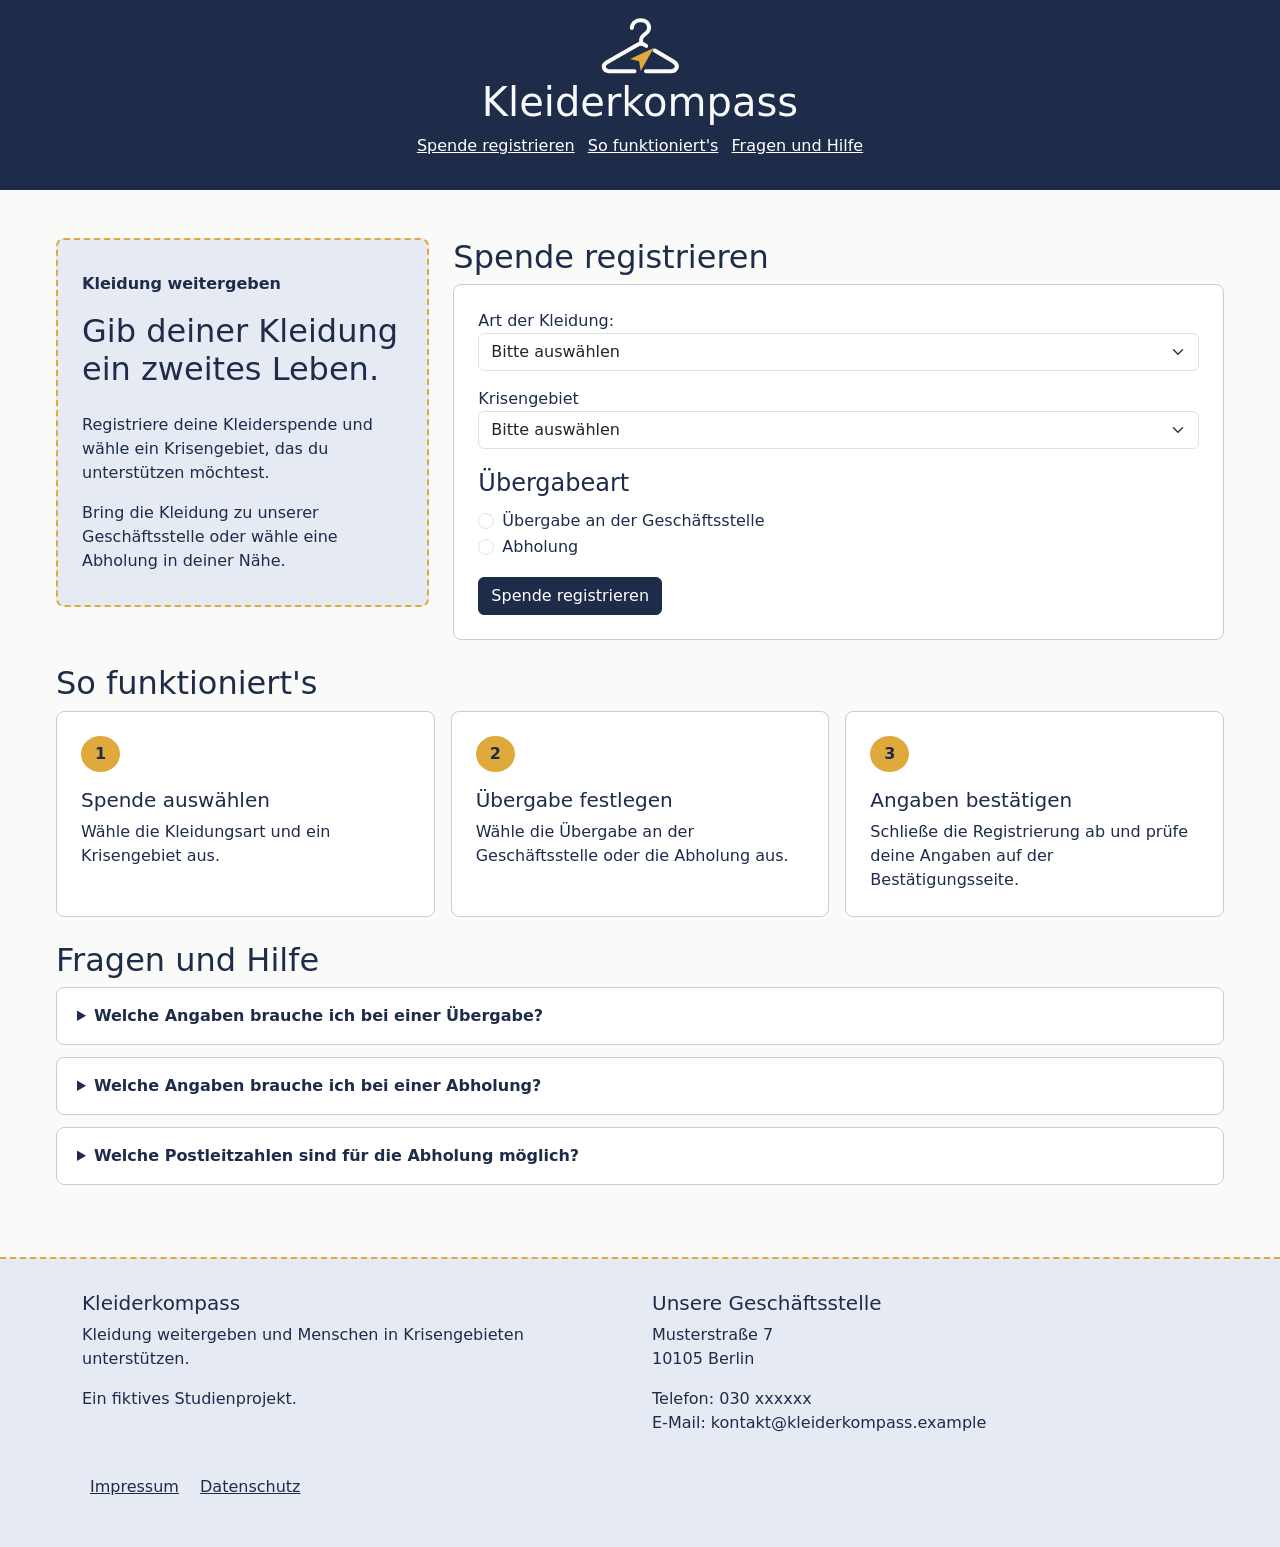
<file: index.html>
<!doctype html>
<html lang="de">
  <head>
    <meta charset="UTF-8" />
    <meta name="viewport" content="width=device-width, initial-scale=1.0" />
    <title>Kleiderkompass</title>
    <link
      rel="stylesheet"
      href="https://cdn.jsdelivr.net/npm/bootstrap@5.3.8/dist/css/bootstrap.min.css"
      integrity="sha384-sRIl4kxILFvY47J16cr9ZwB07vP4J8+LH7qKQnuqkuIAvNWLzeN8tE5YBujZqJLB"
      crossorigin="anonymous"
    />
    <link rel="stylesheet" href="styles.css" />
  </head>
  <body>
    <header class="text-center p-3 site-header text-light">
      <img
        src="images/kleiderkompass-logo-hell.svg"
        alt=""
        width="80"
        height="62"
      />

      <h1>Kleiderkompass</h1>
      <nav>
        <ul class="list-inline">
          <li class="list-inline-item">
            <a href="#registrierung">Spende registrieren</a>
          </li>
          <li class="list-inline-item">
            <a href="#ablauf">So funktioniert's</a>
          </li>
          <li class="list-inline-item">
            <a href="#fragen">Fragen und Hilfe</a>
          </li>
        </ul>
      </nav>
    </header>

    <main class="container-fluid p-3">
      <div class="row">
        <div class="col-lg-4 col-sm-12">
          <section class="einstieg">
            <p class="einstieg-label">Kleidung weitergeben</p>
            <h2>Gib deiner Kleidung ein zweites Leben.</h2>
            <p>
              Registriere deine Kleiderspende und wähle ein Krisengebiet, das du
              unterstützen möchtest.
            </p>
            <p>
              Bring die Kleidung zu unserer Geschäftsstelle oder wähle eine
              Abholung in deiner Nähe.
            </p>
          </section>
        </div>
        <div class="col-lg-8 col-sm-12">
          <section id="registrierung">
            <h2>Spende registrieren</h2>
            <form id="spendenformular">
              <div class="mb-3">
                <label for="kleidung">Art der Kleidung:</label>
                <select
                  id="kleidung"
                  name="kleidung"
                  class="form-select"
                  required
                >
                  <option value="">Bitte auswählen</option>
                  <option value="jacken">Jacken und Mäntel</option>
                  <option value="oberteile">Pullover und Oberteile</option>
                  <option value="hosen">Hosen</option>
                  <option value="kinderkleidung">Kinderkleidung</option>
                  <option value="gemischt">Gemischte Kleidung</option>
                </select>
              </div>
              <div class="mb-3">
                <label for="region">Krisengebiet</label>
                <select id="region" name="region" class="form-select" required>
                  <option value="">Bitte auswählen</option>
                  <option value="ukraine">Ukraine</option>
                  <option value="sudan">Sudan</option>
                  <option value="afghanistan">Afghanistan</option>
                </select>
              </div>
              <fieldset class="mb-3">
                <legend>Übergabeart</legend>

                <div class="form-check">
                  <input
                    class="form-check-input"
                    type="radio"
                    id="geschaeftsstelle"
                    name="uebergabe"
                    value="geschaeftsstelle"
                    required
                  />

                  <label class="form-check-label" for="geschaeftsstelle"
                    >Übergabe an der Geschäftsstelle</label
                  >
                </div>

                <div class="form-check">
                  <input
                    class="form-check-input"
                    type="radio"
                    id="abholung"
                    name="uebergabe"
                    value="abholung"
                  />
                  <label class="form-check-label" for="abholung"
                    >Abholung</label
                  >
                </div>
              </fieldset>
              <div id="abholadresse">
                <div class="mb-3">
                  <label for="strasse">Straße und Hausnummer</label>
                  <input
                    type="text"
                    id="strasse"
                    name="strasse"
                    class="form-control"
                  />
                </div>
                <div class="mb-3">
                  <label for="plz">Postleitzahl</label>
                  <input
                    type="text"
                    id="plz"
                    name="plz"
                    class="form-control"
                    inputmode="numeric"
                    pattern="[0-9]{5}"
                    maxlength="5"
                    title="Bitte geben Sie eine gültige Postleitzahl ein"
                  />
                </div>
                <div class="mb-3">
                  <label for="ort">Ort</label>
                  <input type="text" id="ort" name="ort" class="form-control" />
                </div>
              </div>
              <button type="submit" class="btn btn-primary">
                Spende registrieren
              </button>
            </form>
          </section>
        </div>
      </div>
      <section id="ablauf">
        <h2>So funktioniert's</h2>
        <div class="row g-3">
          <div class="col-md-4">
            <div class="ablauf-schritt">
              <span class="schritt-nummer">1</span>
              <h3 class="h5">Spende auswählen</h3>
              <p>Wähle die Kleidungsart und ein Krisengebiet aus.</p>
            </div>
          </div>

          <div class="col-md-4">
            <div class="ablauf-schritt">
              <span class="schritt-nummer">2</span>
              <h3 class="h5">Übergabe festlegen</h3>
              <p>
                Wähle die Übergabe an der Geschäftsstelle oder die Abholung aus.
              </p>
            </div>
          </div>

          <div class="col-md-4">
            <div class="ablauf-schritt">
              <span class="schritt-nummer">3</span>
              <h3 class="h5">Angaben bestätigen</h3>
              <p>
                Schließe die Registrierung ab und prüfe deine Angaben auf der
                Bestätigungsseite.
              </p>
            </div>
          </div>
        </div>
      </section>

      <section id="fragen">
        <h2>Fragen und Hilfe</h2>
        <details>
          <summary>Welche Angaben brauche ich bei einer Übergabe?</summary>
          <p>
            Wähle die Kleidungsart, das Krisengebiet und die Übergabe an der
            Geschäftsstelle. Eine Abholadresse ist nicht erforderlich.
          </p>
        </details>

        <details>
          <summary>Welche Angaben brauche ich bei einer Abholung?</summary>
          <p>
            Zusätzlich zur Kleidungsart und zum Krisengebiet benötigen wir
            Straße und Hausnummer, Postleitzahl und Ort.
          </p>
        </details>

        <details>
          <summary>
            Welche Postleitzahlen sind für die Abholung möglich?
          </summary>
          <p>
            Die Postleitzahl muss aus fünf Ziffern bestehen und mit 10 beginnen.
            Das entspricht den ersten zwei Ziffern unserer Geschäftsstellen-PLZ
            10105.
          </p>
        </details>
      </section>
    </main>

    <footer>
      <div class="container">
        <div class="row g-4">
          <div class="col-md-6">
            <h2 class="h5">Kleiderkompass</h2>
            <p>
              Kleidung weitergeben und Menschen in Krisengebieten unterstützen.
            </p>
            <p>Ein fiktives Studienprojekt.</p>
          </div>

          <div class="col-md-6">
            <h2 class="h5">Unsere Geschäftsstelle</h2>
            <p>
              Musterstraße 7<br />
              10105 Berlin
            </p>
            <p>
              Telefon: 030 xxxxxx<br />
              E-Mail: kontakt@kleiderkompass.example
            </p>
          </div>
        </div>

        <nav aria-label="Rechtliche Hinweise" class="mt-4">
          <ul>
            <li><a href="impressum.html">Impressum</a></li>
            <li><a href="datenschutz.html">Datenschutz</a></li>
          </ul>
        </nav>
      </div>
    </footer>
    <script src="scripts.js"></script>
  </body>
</html>
</file>
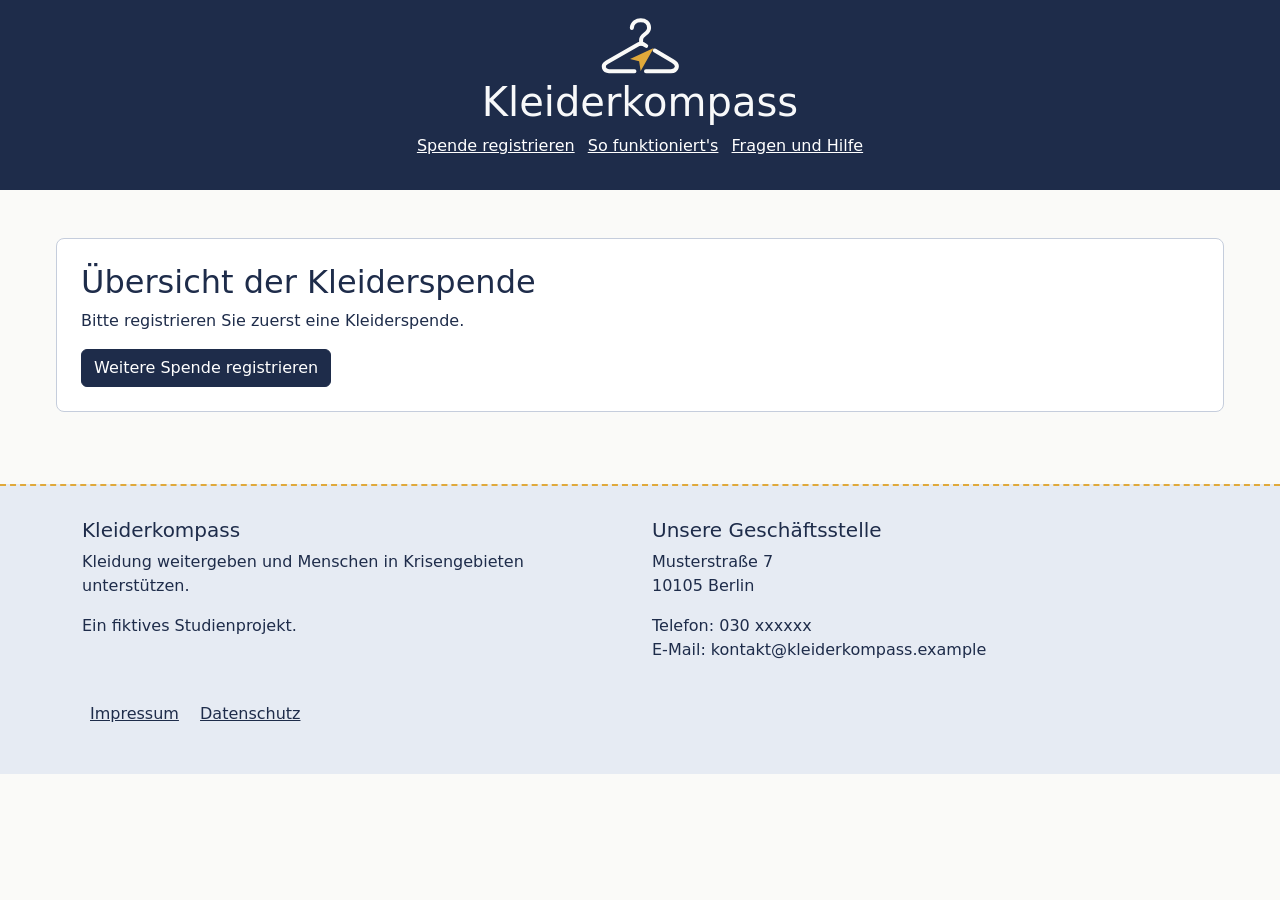
<file: bestaetigung.html>
<!doctype html>
<html lang="de">
  <head>
    <meta charset="UTF-8" />
    <meta name="viewport" content="width=device-width, initial-scale=1.0" />
    <title>Kleiderkompass – Bestätigung</title>
    <link
      rel="stylesheet"
      href="https://cdn.jsdelivr.net/npm/bootstrap@5.3.8/dist/css/bootstrap.min.css"
      integrity="sha384-sRIl4kxILFvY47J16cr9ZwB07vP4J8+LH7qKQnuqkuIAvNWLzeN8tE5YBujZqJLB"
      crossorigin="anonymous"
    />
    <link rel="stylesheet" href="styles.css" />
  </head>
  <body>
    <header class="text-center p-3 site-header text-light">
      <img
        src="images/kleiderkompass-logo-hell.svg"
        alt=""
        width="80"
        height="62"
      />
      <h1>Kleiderkompass</h1>
      <nav>
        <ul class="list-inline">
          <li class="list-inline-item">
            <a href="index.html#registrierung">Spende registrieren</a>
          </li>
          <li class="list-inline-item">
            <a href="index.html#ablauf">So funktioniert's</a>
          </li>
          <li class="list-inline-item">
            <a href="index.html#fragen">Fragen und Hilfe</a>
          </li>
        </ul>
      </nav>
    </header>

    <main class="container-fluid p-3">
      <div class="row">
        <div class="col-lg-12 col-sm-12">
          <section class="bestaetigungsuebersicht">
            <h2>Übersicht der Kleiderspende</h2>
            <p id="status">
              Hier erscheinen nach der Registrierung deine Angaben.
            </p>
            <div id="spendendetails" hidden>
              <p>Art der Kleidung: <span id="ausgabe-kleidung"></span></p>
              <p>Krisengebiet: <span id="ausgabe-region"></span></p>
              <p>Übergabeart: <span id="ausgabe-uebergabe"></span></p>
              <p>Datum: <span id="ausgabe-datum"></span></p>
              <p>Uhrzeit: <span id="ausgabe-uhrzeit"></span></p>
              <p>Ort: <span id="ausgabe-ort"></span></p>
            </div>
            <a href="index.html#registrierung" class="btn btn-primary"
              >Weitere Spende registrieren</a
            >
          </section>
        </div>
      </div>
    </main>

    <footer>
      <div class="container">
        <div class="row g-4">
          <div class="col-md-6">
            <h2 class="h5">Kleiderkompass</h2>
            <p>
              Kleidung weitergeben und Menschen in Krisengebieten unterstützen.
            </p>
            <p>Ein fiktives Studienprojekt.</p>
          </div>

          <div class="col-md-6">
            <h2 class="h5">Unsere Geschäftsstelle</h2>
            <p>
              Musterstraße 7<br />
              10105 Berlin
            </p>
            <p>
              Telefon: 030 xxxxxx<br />
              E-Mail: kontakt@kleiderkompass.example
            </p>
          </div>
        </div>

        <nav aria-label="Rechtliche Hinweise" class="mt-4">
          <ul>
            <li><a href="impressum.html">Impressum</a></li>
            <li><a href="datenschutz.html">Datenschutz</a></li>
          </ul>
        </nav>
      </div>
    </footer>
    <script src="bestaetigung.js"></script>
  </body>
</html>
</file>
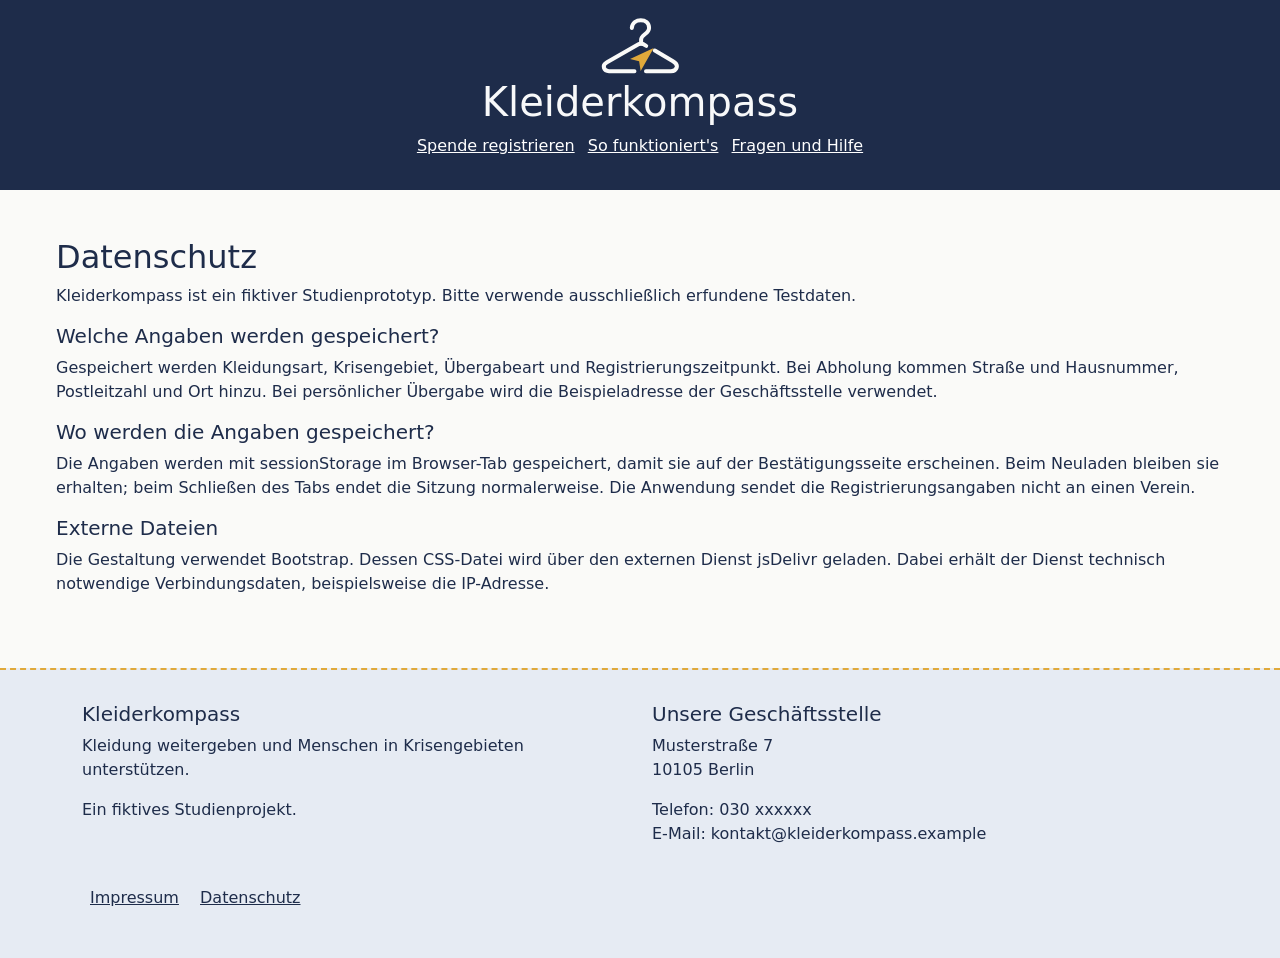
<file: datenschutz.html>
<!doctype html>
<html lang="de">
  <head>
    <meta charset="UTF-8" />
    <meta name="viewport" content="width=device-width, initial-scale=1.0" />
    <title>Kleiderkompass – Datenschutz</title>
    <link
      rel="stylesheet"
      href="https://cdn.jsdelivr.net/npm/bootstrap@5.3.8/dist/css/bootstrap.min.css"
      integrity="sha384-sRIl4kxILFvY47J16cr9ZwB07vP4J8+LH7qKQnuqkuIAvNWLzeN8tE5YBujZqJLB"
      crossorigin="anonymous"
    />
    <link rel="stylesheet" href="styles.css" />
  </head>
  <body>
    <header class="text-center p-3 site-header text-light">
      <img
        src="images/kleiderkompass-logo-hell.svg"
        alt=""
        width="80"
        height="62"
      />
      <h1>Kleiderkompass</h1>
      <nav>
        <ul class="list-inline">
          <li class="list-inline-item">
            <a href="index.html#registrierung">Spende registrieren</a>
          </li>
          <li class="list-inline-item">
            <a href="index.html#ablauf">So funktioniert's</a>
          </li>
          <li class="list-inline-item">
            <a href="index.html#fragen">Fragen und Hilfe</a>
          </li>
        </ul>
      </nav>
    </header>

    <main class="container-fluid p-3">
      <section>
        <h2>Datenschutz</h2>
        <p>
          Kleiderkompass ist ein fiktiver Studienprototyp. Bitte verwende
          ausschließlich erfundene Testdaten.
        </p>

        <h3 class="h5">Welche Angaben werden gespeichert?</h3>
        <p>
          Gespeichert werden Kleidungsart, Krisengebiet, Übergabeart und
          Registrierungszeitpunkt. Bei Abholung kommen Straße und Hausnummer,
          Postleitzahl und Ort hinzu. Bei persönlicher Übergabe wird die
          Beispieladresse der Geschäftsstelle verwendet.
        </p>

        <h3 class="h5">Wo werden die Angaben gespeichert?</h3>
        <p>
          Die Angaben werden mit sessionStorage im Browser-Tab gespeichert,
          damit sie auf der Bestätigungsseite erscheinen. Beim Neuladen bleiben
          sie erhalten; beim Schließen des Tabs endet die Sitzung normalerweise.
          Die Anwendung sendet die Registrierungsangaben nicht an einen Verein.
        </p>

        <h3 class="h5">Externe Dateien</h3>
        <p>
          Die Gestaltung verwendet Bootstrap. Dessen CSS-Datei wird über den
          externen Dienst jsDelivr geladen. Dabei erhält der Dienst technisch
          notwendige Verbindungsdaten, beispielsweise die IP-Adresse.
        </p>
      </section>
    </main>

    <footer>
      <div class="container">
        <div class="row g-4">
          <div class="col-md-6">
            <h2 class="h5">Kleiderkompass</h2>
            <p>
              Kleidung weitergeben und Menschen in Krisengebieten unterstützen.
            </p>
            <p>Ein fiktives Studienprojekt.</p>
          </div>

          <div class="col-md-6">
            <h2 class="h5">Unsere Geschäftsstelle</h2>
            <p>
              Musterstraße 7<br />
              10105 Berlin
            </p>
            <p>
              Telefon: 030 xxxxxx<br />
              E-Mail: kontakt@kleiderkompass.example
            </p>
          </div>
        </div>

        <nav aria-label="Rechtliche Hinweise" class="mt-4">
          <ul>
            <li><a href="impressum.html">Impressum</a></li>
            <li><a href="datenschutz.html">Datenschutz</a></li>
          </ul>
        </nav>
      </div>
    </footer>
  </body>
</html>
</file>
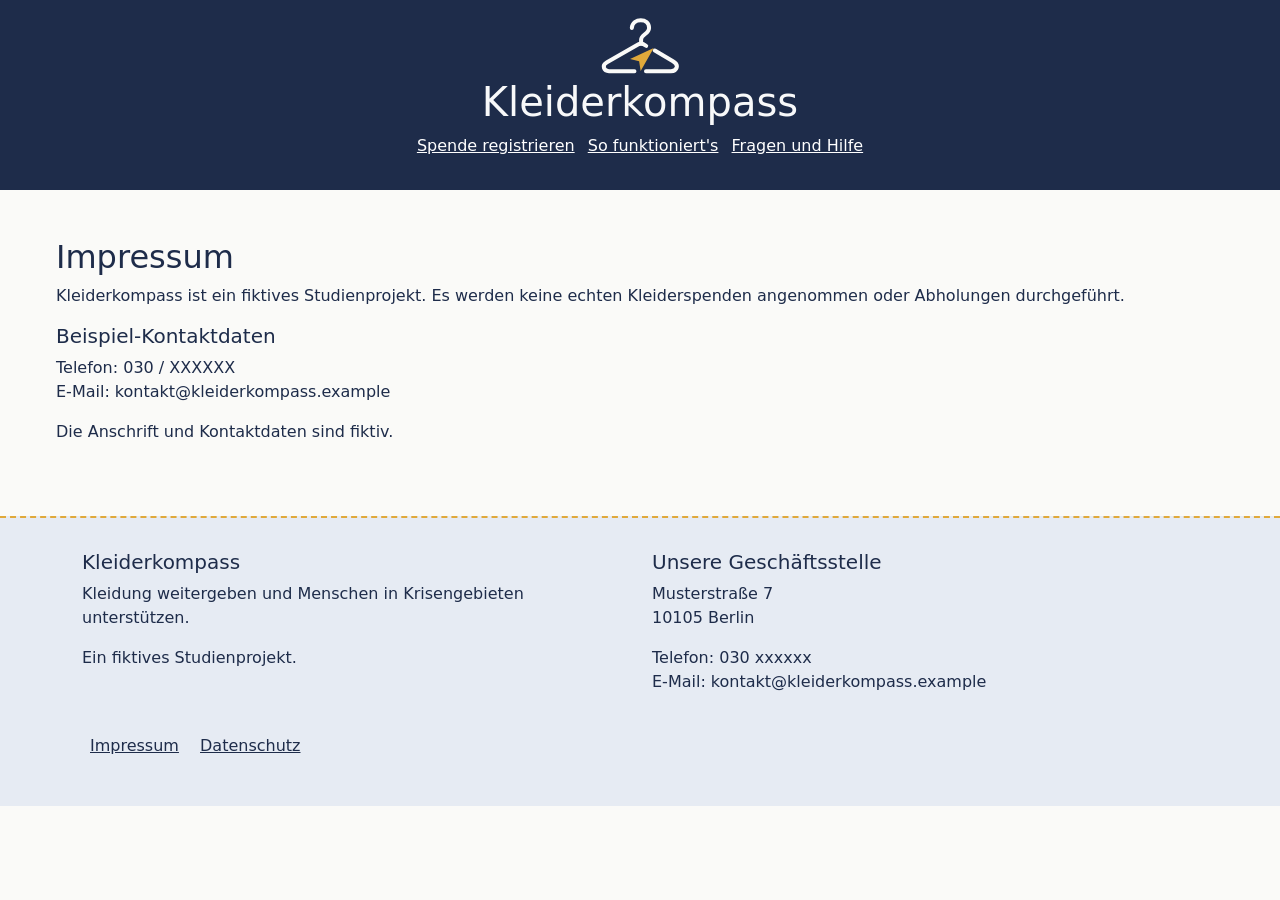
<file: impressum.html>
<!doctype html>
<html lang="de">
  <head>
    <meta charset="UTF-8" />
    <meta name="viewport" content="width=device-width, initial-scale=1.0" />
    <title>Kleiderkompass – Impressum</title>
    <link
      rel="stylesheet"
      href="https://cdn.jsdelivr.net/npm/bootstrap@5.3.8/dist/css/bootstrap.min.css"
      integrity="sha384-sRIl4kxILFvY47J16cr9ZwB07vP4J8+LH7qKQnuqkuIAvNWLzeN8tE5YBujZqJLB"
      crossorigin="anonymous"
    />
    <link rel="stylesheet" href="styles.css" />
  </head>
  <body>
    <header class="text-center p-3 site-header text-light">
      <img
        src="images/kleiderkompass-logo-hell.svg"
        alt=""
        width="80"
        height="62"
      />
      <h1>Kleiderkompass</h1>
      <nav>
        <ul class="list-inline">
          <li class="list-inline-item">
            <a href="index.html#registrierung">Spende registrieren</a>
          </li>
          <li class="list-inline-item">
            <a href="index.html#ablauf">So funktioniert's</a>
          </li>
          <li class="list-inline-item">
            <a href="index.html#fragen">Fragen und Hilfe</a>
          </li>
        </ul>
      </nav>
    </header>

    <main class="container-fluid p-3">
      <section>
        <h2>Impressum</h2>
        <p>
          Kleiderkompass ist ein fiktives Studienprojekt. Es werden keine echten
          Kleiderspenden angenommen oder Abholungen durchgeführt.
        </p>

        <h3 class="h5">Beispiel-Kontaktdaten</h3>
        <p>
          Telefon: 030 / XXXXXX<br />
          E-Mail: kontakt@kleiderkompass.example
        </p>
        <p>Die Anschrift und Kontaktdaten sind fiktiv.</p>
      </section>
    </main>

    <footer>
      <div class="container">
        <div class="row g-4">
          <div class="col-md-6">
            <h2 class="h5">Kleiderkompass</h2>
            <p>
              Kleidung weitergeben und Menschen in Krisengebieten unterstützen.
            </p>
            <p>Ein fiktives Studienprojekt.</p>
          </div>

          <div class="col-md-6">
            <h2 class="h5">Unsere Geschäftsstelle</h2>
            <p>
              Musterstraße 7<br />
              10105 Berlin
            </p>
            <p>
              Telefon: 030 xxxxxx<br />
              E-Mail: kontakt@kleiderkompass.example
            </p>
          </div>
        </div>

        <nav aria-label="Rechtliche Hinweise" class="mt-4">
          <ul>
            <li><a href="impressum.html">Impressum</a></li>
            <li><a href="datenschutz.html">Datenschutz</a></li>
          </ul>
        </nav>
      </div>
    </footer>
  </body>
</html>
</file>
<file: styles.css>
/* Allgemeine Stile */
body {
  background-color: #fafaf8;
  color: #1e2c4a;
}

main {
  max-width: 1200px;
  margin: 32px auto;
}

section {
  margin-bottom: 24px;
}

/* Header-Stile */
.site-header {
  background-color: #1e2c4a;
}

.site-header a {
  color: #ffffff;
}

.site-header a:hover {
  color: #e0a93b;
}

/* Footer-Stile */
footer {
  background-color: #e6ebf3;
  padding: 32px 24px;
  text-align: left;
  border-top: 2px dashed #e0a93b;
}

footer ul {
  list-style: none;
  padding: 0;
}

footer li {
  display: inline-block;
  margin: 0 8px;
}

footer a {
  color: #1e2c4a;
}

/* index.html */
#spendenformular,
.bestaetigungsuebersicht {
  background-color: #ffffff;
  padding: 24px;
  border-radius: 8px;
  border: 1px solid #c5cddc;
}

.einstieg{
    background-color: #e6ebf3;
    padding: 32px 24px;
    border-radius: 8px;
    border: 2px dashed #e0a93b;
}

.einstieg-label {
    font-weight: bold;
    margin-bottom: 16px;
}

.einstieg h2 {
    margin-bottom: 24px;
}

.einstieg p:last-child {
    margin-bottom: 0px;
}

/* Fragen und Hilfe */
#fragen details {
  background-color: #ffffff;
  margin-bottom: 12px;
  padding: 16px 20px;
  border-radius: 8px;
  border: 1px solid #c5cddc;
}

#fragen summary {
  font-weight: bold;
  cursor: pointer;
}

#fragen summary:hover {
  color: #55617a;
}

#fragen details[open] {
  border-color: #e0a93b;
}

#fragen details p {
  margin-top: 16px;
  margin-bottom: 0;
}

/* So funktioniert's */
.ablauf-schritt {
  height: 100%;
  background-color: #ffffff;
  padding: 24px;
  border-radius: 8px;
  border: 1px solid #c5cddc;
}

.schritt-nummer {
  display: inline-block;
  padding: 6px 14px;
  margin-bottom: 16px;
  background-color: #e0a93b;
  color: #1e2c4a;
  border-radius: 50%;
  font-weight: bold;
}

.ablauf-schritt p {
  margin-bottom: 0;
}

/* Buttons */
.btn-primary {
  background-color: #1e2c4a;
  border-color: #1e2c4a;
}

.btn-primary:hover {
  background-color: #1e2c4a;
  border-color: #1e2c4a;
}

/* Gewähle Übergabeart */
#spendenformular .form-check-input:checked {
  background-color: #1e2c4a;
  border-color: #1e2c4a;
}

/* Aktives Eingabefeld */
#spendenformular .form-control:focus,
#spendenformular .form-select:focus {
  border-color: #e0a93b;
}

/* Anpassung Handys */
@media screen and (max-width: 767px) {
  #spendenformular,
  .bestaetigungsuebersicht {
    padding: 16px;
  }

  .site-header .list-inline-item {
    display: block;
    margin: 8px;
  }
}
</file>
